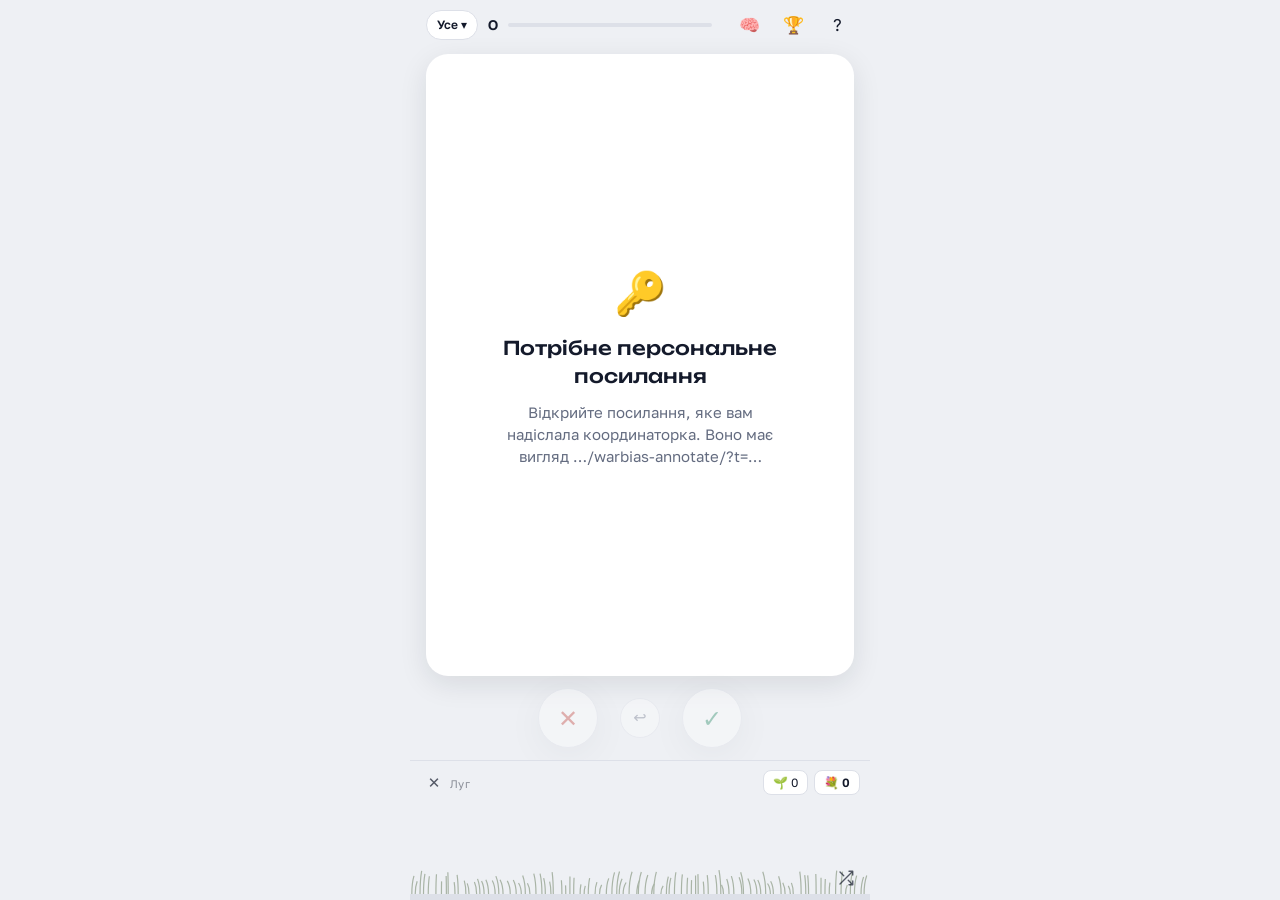
<file: docs/index.html>
<!doctype html>
<html lang="uk">
<head>
<meta charset="utf-8">
<meta name="viewport" content="width=device-width,initial-scale=1,viewport-fit=cover">
<meta name="theme-color" content="#eef0f4">
<title>WarBias Swipe</title>
<link rel="icon" href="data:image/svg+xml,<svg xmlns='http://www.w3.org/2000/svg' viewBox='0 0 100 100'><text y='.9em' font-size='90'>🌻</text></svg>">
<link rel="preconnect" href="https://fonts.googleapis.com">
<link rel="preconnect" href="https://fonts.gstatic.com" crossorigin>
<link rel="stylesheet" href="https://fonts.googleapis.com/css2?family=Unbounded:wght@500;700&family=Golos+Text:wght@400;500;600&family=JetBrains+Mono:wght@400;600&display=swap">
<link rel="stylesheet" href="styles.css">
</head>
<body>
<div class="app">
  <div class="top">
    <button class="mode" id="modeBtn" aria-haspopup="dialog">Усе ▾</button>
    <span class="count" id="count" title="Ваші картки">0</span>
    <div class="progress" title="Прогрес команди"><i id="prog" style="width:0%"></i></div>
    <span class="sync" id="sync"></span>
    <button class="ib" id="rotBtn" aria-pressed="true" aria-label="Луг" title="Луг">🧠</button>
    <button class="ib" id="trophyBtn" aria-label="Досягнення" title="Досягнення">🏆</button>
    <button class="ib" id="helpBtn" aria-label="Як оцінювати" title="Як оцінювати">?</button>
  </div>

  <div class="stage" id="stage"></div>

  <div class="actions">
    <button class="act no" id="noBtn" aria-label="Є проблема">✕</button>
    <button class="act undo" id="undoBtn" aria-label="Повернути попередню картку">↩</button>
    <button class="act yes" id="yesBtn" aria-label="Надіслати">✓</button>
  </div>

  <div class="rot" id="rot">
    <canvas id="cv"></canvas>
    <button class="rot-x" id="rotX" aria-label="Сховати панель">✕</button>
    <div class="rot-badges"><span class="rot-count" id="rotCount">🌱 0</span><button class="rot-bq" id="rotBq" aria-label="Букет">💐 0</button></div>
    <span class="rot-name" id="rotName">Луг</span>
    <button class="rot-shuffle" id="rotShuffle" aria-label="Інша сцена" title="Інша сцена"><svg width="18" height="18" viewBox="0 0 24 24" fill="none" stroke="currentColor" stroke-width="1.8" stroke-linecap="round" stroke-linejoin="round"><path d="M16 3h5v5M4 20 21 3M21 16v5h-5M15 15l6 6M4 4l5 5"/></svg></button>
  </div>
</div>
<script src="config.js"></script>
<script src="logic.js"></script>
<script src="sample-data.js"></script>
<script src="api.js"></script>
<script src="app.js"></script>
<script src="meadow.js"></script>
<script src="onboarding.js"></script>
</body>
</html>
</file>
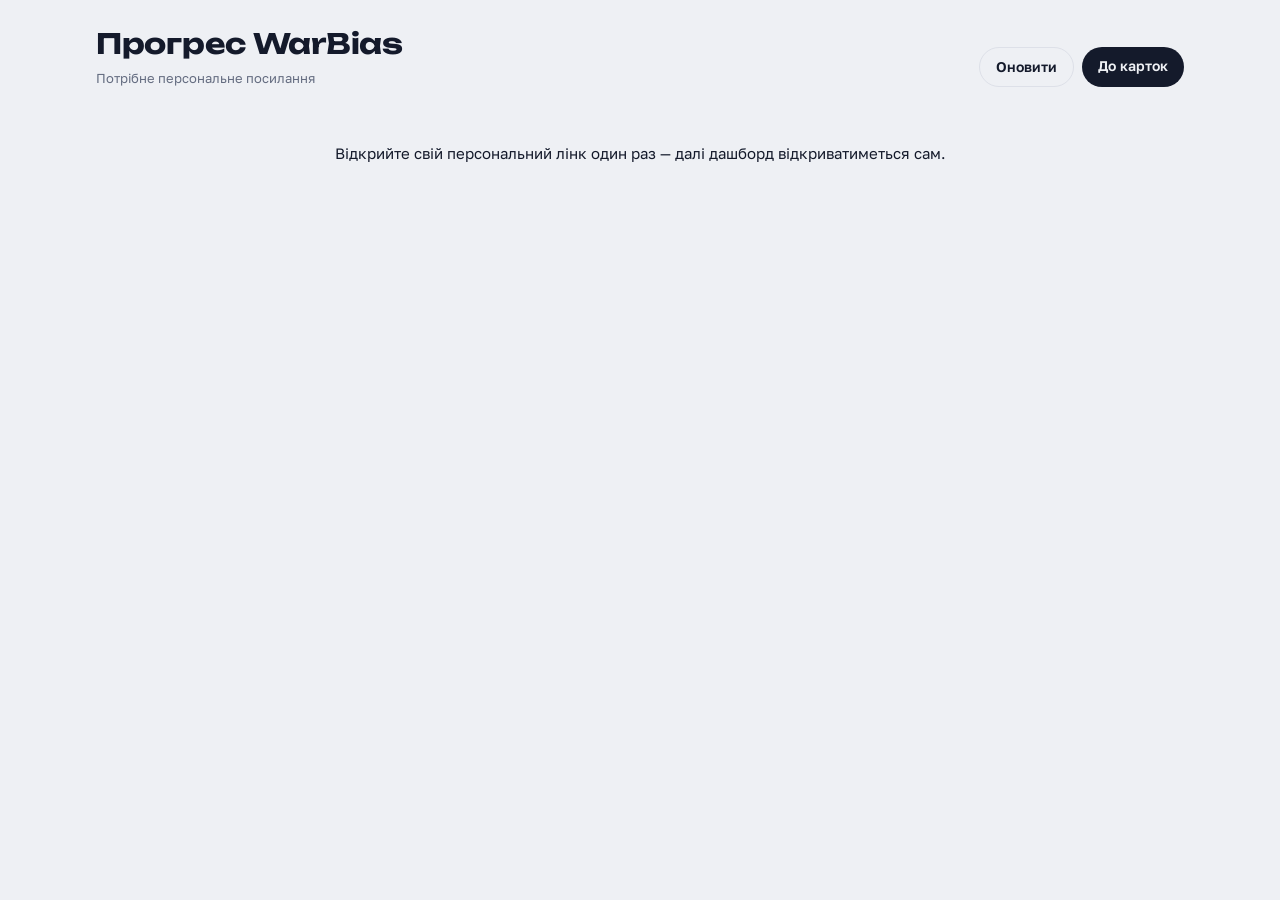
<file: docs/dashboard.html>
<!doctype html>
<html lang="uk">
<head>
<meta charset="utf-8">
<meta name="viewport" content="width=device-width,initial-scale=1,viewport-fit=cover">
<title>WarBias Progress</title>
<link rel="icon" href="data:image/svg+xml,<svg xmlns='http://www.w3.org/2000/svg' viewBox='0 0 100 100'><text y='.9em' font-size='90'>📊</text></svg>">
<link rel="preconnect" href="https://fonts.googleapis.com">
<link rel="preconnect" href="https://fonts.gstatic.com" crossorigin>
<link rel="stylesheet" href="https://fonts.googleapis.com/css2?family=Unbounded:wght@500;700&family=Golos+Text:wght@400;500;600&family=JetBrains+Mono:wght@400;600&display=swap">
<link rel="stylesheet" href="dashboard.css">
</head>
<body>
<header class="head">
  <div>
    <h1>Прогрес WarBias</h1>
    <p class="sub" id="sub">Завантажую…</p>
  </div>
  <div class="head-act">
    <button class="btn ghost" id="refresh">Оновити</button>
    <a class="btn" id="back" href="./">До карток</a>
  </div>
</header>
<main id="main"><div class="spin" aria-hidden="true"></div></main>
<script src="config.js"></script>
<script src="logic.js"></script>
<script src="sample-data.js"></script>
<script src="api.js"></script>
<script src="dashboard.js"></script>
</body>
</html>
</file>
<file: docs/styles.css>
/* WarBias annotation app. Layout: one-screen phone app — slim top bar, single mixed card feed, two big swipe buttons, optional brainrot strip at the bottom. Wider screens centre a 460px column. */
:root{
  --bg:#eef0f4; --surface:#ffffff; --surface-2:#f4f5f8; --ink:#141a2b; --muted:#646c80; --line:#dde0e8;
  --accent:#f2b705; --brand:#1f3f8f;
  --ok:#17845a; --ok-bg:#e5f5ee; --edit:#a46200; --edit-bg:#fdf1db; --bad:#c3362b; --bad-bg:#fce7e4;
  --shadow:0 8px 28px rgba(20,26,43,.10);
  --fl-yes:#e9b20e; --fl-no:#4f78d8; --fl-grass:#a9b4a6;
  --f-display:"Unbounded","Golos Text",system-ui,sans-serif;
  --f-body:"Golos Text",system-ui,-apple-system,"Segoe UI",sans-serif;
  --f-mono:"JetBrains Mono",ui-monospace,Menlo,monospace;
}
@media (prefers-color-scheme: dark){:root:not([data-theme="light"]){
  --bg:#0f1320; --surface:#181d2e; --surface-2:#1e2438; --ink:#e8eaf2; --muted:#98a0b6; --line:#2a3150;
  --accent:#f6c431; --brand:#8fb0ff;
  --ok:#43c08a; --ok-bg:#15301f; --edit:#f0a73a; --edit-bg:#36280f; --bad:#ff6e62; --bad-bg:#3a1917;
  --shadow:0 8px 28px rgba(0,0,0,.45);
  --fl-yes:#f2c53d; --fl-no:#7f9ef2; --fl-grass:#4c5a55; color-scheme:dark}}
:root[data-theme="dark"]{
  --bg:#0f1320; --surface:#181d2e; --surface-2:#1e2438; --ink:#e8eaf2; --muted:#98a0b6; --line:#2a3150;
  --accent:#f6c431; --brand:#8fb0ff;
  --ok:#43c08a; --ok-bg:#15301f; --edit:#f0a73a; --edit-bg:#36280f; --bad:#ff6e62; --bad-bg:#3a1917;
  --shadow:0 8px 28px rgba(0,0,0,.45);
  --fl-yes:#f2c53d; --fl-no:#7f9ef2; --fl-grass:#4c5a55; color-scheme:dark}

html,body{height:100%;overscroll-behavior:none}
body{background:var(--bg);color:var(--ink);font-family:var(--f-body);font-size:15px;line-height:1.45;overflow:hidden}
button{font:inherit;color:inherit;cursor:pointer;-webkit-tap-highlight-color:transparent}
:focus-visible{outline:2px solid var(--brand);outline-offset:2px}
.app{height:100%;max-width:460px;margin:0 auto;display:flex;flex-direction:column;padding:8px 16px 0;gap:12px;box-sizing:border-box}

/* top bar */
.top{display:flex;align-items:center;gap:10px}
.count{font-family:var(--f-display);font-size:13px;font-weight:500;font-variant-numeric:tabular-nums;white-space:nowrap}
.count span{color:var(--muted);font-family:var(--f-body)}
.progress{flex:1;height:4px;border-radius:2px;background:var(--line);overflow:hidden}
.progress i{display:block;height:100%;background:var(--ink);transition:width .4s}
.ib{width:34px;height:34px;border-radius:50%;border:0;background:transparent;display:grid;place-items:center;font-size:17px;flex:none}
.ib[aria-pressed="false"]{opacity:.35}

/* card */
.stage{flex:1;min-height:0;position:relative}
.card{position:absolute;inset:0;background:var(--surface);border-radius:22px;box-shadow:var(--shadow);display:flex;flex-direction:column;overflow:hidden;touch-action:pan-y;will-change:transform}
.card.anim{transition:transform .32s cubic-bezier(.2,.8,.2,1),opacity .32s}
.card.shake{animation:shake .4s}
@keyframes shake{20%,60%{transform:translateX(-7px)}40%,80%{transform:translateX(7px)}}
.mode{border:1px solid var(--line);background:var(--surface);border-radius:999px;font-size:12px;font-weight:600;padding:5px 10px;white-space:nowrap}
.eyebrow{display:flex;align-items:center;gap:8px;padding:12px 16px 4px;font-size:12px;color:var(--muted)}
.eyebrow .kind{font-weight:600;color:var(--ink);letter-spacing:.04em;text-transform:uppercase;font-size:11px}
.eyebrow .id{font-family:var(--f-mono)}
.eyebrow .sp{flex:1}
.tiny{border:1px solid var(--line);background:transparent;border-radius:999px;font-size:11px;font-weight:600;padding:2px 8px;color:var(--muted)}
.tiny[aria-pressed="true"]{background:var(--ink);color:var(--surface);border-color:var(--ink)}
.body{flex:1;min-height:0;overflow-y:auto;touch-action:pan-y;padding:6px 16px 16px;display:flex;flex-direction:column;gap:10px}
.def{font-size:13px;color:var(--muted)}

/* editable sentence */
.sent{position:relative;border-radius:14px;padding:10px 12px 10px 40px;background:var(--surface-2);border:1.5px solid transparent;transition:background .15s,border-color .15s}
.sent .k{position:absolute;left:12px;top:11px;font-family:var(--f-display);font-weight:700;font-size:13px;color:var(--muted)}
.ua{font-size:16px;line-height:1.45;outline:none;min-height:1.45em;cursor:text;user-select:text;-webkit-user-select:text}
.en{font-size:13px;color:var(--muted);margin-top:6px}
.sent.active{background:var(--surface);border-color:var(--ink)}
.sent.ok{background:var(--ok-bg)} .sent.ok .k{color:var(--ok)}
.sent.edit{background:var(--edit-bg)} .sent.edit .k{color:var(--edit)}
.sent.redo{background:var(--bad-bg)} .sent.redo .k{color:var(--bad)}
.sent.redo .ua{cursor:default;user-select:none;-webkit-user-select:none;-webkit-touch-callout:none}
.w{border-radius:4px;cursor:pointer;transition:background .12s}
.w.m{background:color-mix(in srgb,var(--bad) 28%,transparent);box-shadow:inset 0 -2px 0 var(--bad)}
.w.sel{background:color-mix(in srgb,var(--brand) 22%,transparent);box-shadow:inset 0 -2px 0 var(--brand)}
.picked{font-size:13px;color:var(--brand);font-weight:600}
.picked button{border:0;background:transparent;color:var(--muted);font-size:12px;text-decoration:underline;padding:0 0 0 6px}
.ua mark{background:color-mix(in srgb,var(--bad) 28%,transparent);color:inherit;border-radius:3px;padding:0 1px;box-shadow:inset 0 -2px 0 var(--bad)}
.ua::selection,.ua *::selection{background:color-mix(in srgb,var(--bad) 35%,transparent)}
.corner{position:absolute;top:-12px;right:8px;display:flex;gap:6px;opacity:0;pointer-events:none;transform:translateY(4px);transition:.15s}
.sent.active .corner,.sent.ok .corner,.sent.redo .corner,.sent.edit .corner{opacity:1;pointer-events:auto;transform:none}
.corner button{width:28px;height:28px;border-radius:50%;border:1.5px solid var(--line);background:var(--surface);font-size:14px;font-weight:700;display:grid;place-items:center;box-shadow:0 2px 6px rgba(0,0,0,.08)}
.corner .c-ok[aria-pressed="true"]{background:var(--ok);border-color:var(--ok);color:#fff}
.corner .c-bad[aria-pressed="true"]{background:var(--bad);border-color:var(--bad);color:#fff}
.corner .c-rev{color:var(--edit)}
.sent:not(.active):not(.ok) .c-ok{display:none}
.sent:not(.active):not(.redo) .c-bad{display:none}
.issues{margin-top:8px;border-top:1px dashed var(--bad);padding-top:8px;display:grid;gap:6px}
.issues .tip{font-size:12px;color:var(--muted)}
.issue{display:grid;grid-template-columns:1fr auto;column-gap:6px;font-size:13px;align-items:start}
.issue q{grid-column:1;font-style:italic;color:var(--bad);quotes:"«" "»"}
.issue span{grid-column:1;min-width:0}
.issue button{grid-column:2;grid-row:1 / span 2;border:0;background:transparent;color:var(--muted);font-size:14px;padding:0 4px}
.note-row{display:flex;gap:6px}
.note-row .other{flex:1;min-width:0}
.add{flex:none;height:38px;border:0;border-radius:10px;background:var(--ink);color:var(--bg);font-size:13px;font-weight:600;padding:0 12px}
.reason{width:100%;box-sizing:border-box;height:38px;border:1px solid var(--line);border-radius:10px;background:var(--surface);color:var(--ink);font:inherit;font-size:14px;padding:0 10px}
.other{width:100%;box-sizing:border-box;min-height:38px;border:1px solid var(--line);border-radius:10px;background:var(--surface);color:var(--ink);font:inherit;font-size:16px;line-height:1.35;padding:8px 10px;resize:none;overflow:hidden;display:block}
.note-row{align-items:flex-end}
.pop{position:fixed;z-index:15;background:var(--ink);color:var(--bg);border-radius:12px;padding:6px;display:grid;gap:2px;width:min(260px,80vw);box-shadow:var(--shadow);transform:translateX(-50%)}
.pop b{font-size:11px;letter-spacing:.05em;text-transform:uppercase;opacity:.7;padding:4px 8px}
.pop button{border:0;background:transparent;color:inherit;text-align:left;font-size:14px;padding:7px 8px;border-radius:8px}
.pop button:hover{background:color-mix(in srgb,var(--bg) 15%,transparent)}
.pop hr{border:0;border-top:1px solid color-mix(in srgb,var(--bg) 25%,transparent);margin:2px 0}
.legend{font-size:12px;color:var(--muted);display:flex;gap:12px;flex-wrap:wrap;margin-top:auto}
.legend i{display:inline-block;width:8px;height:8px;border-radius:50%;margin-right:4px;vertical-align:1px}

.stamp{position:absolute;top:26px;padding:5px 12px;border:3px solid;border-radius:10px;font-family:var(--f-display);font-weight:700;font-size:17px;opacity:0;pointer-events:none;z-index:2}
.stamp.yes{left:18px;color:var(--ok);transform:rotate(-12deg)}
.stamp.no{right:18px;color:var(--bad);transform:rotate(12deg)}

/* QA */
.q{font-weight:600;font-size:16px}
.choice{display:flex;gap:10px;align-items:flex-start;text-align:left;border:1.5px solid var(--line);background:var(--surface);border-radius:12px;padding:9px 12px;width:100%}
.choice b{font-family:var(--f-display);font-size:12px;width:22px;height:22px;border-radius:6px;display:grid;place-items:center;background:var(--surface-2);flex:none}
.choice[aria-pressed="true"]{border-color:var(--ink)}
.choice[aria-pressed="true"] b{background:var(--ink);color:var(--surface)}

/* severity */
.body.sev{gap:0;overflow:hidden}
.sev-main{flex:1;min-height:0;overflow-y:auto;display:flex;flex-direction:column;justify-content:safe center;gap:14px;padding-block:8px}
.sev-cat{font-size:13px;color:var(--muted)}
.sev-cat b{color:var(--ink);font-weight:600}
.quote{font-family:var(--f-display);font-size:20px;line-height:1.35;font-weight:500;text-wrap:balance;margin:0}
.quote::before{content:"«"} .quote::after{content:"»"}
.also{display:grid;gap:6px;font-size:14px;color:var(--muted)}
.also span{padding-left:10px;border-left:2px solid var(--line)}
.sev-foot{flex:none;display:grid;gap:2px;padding-top:12px;border-top:1px solid var(--line)}
.quote.long{font-size:17px}
.sev-q{text-align:center;font-weight:600;font-size:15px;text-wrap:balance}
.sev-hint{text-align:center;font-size:12px;color:var(--muted);min-height:16px}
.slider{position:relative;margin:30px 12px 40px;height:44px;touch-action:none;cursor:pointer}
.track{position:absolute;left:0;right:0;top:16px;height:12px;border-radius:6px;background:linear-gradient(90deg,#8fd3a6,#f3d36b 40%,#f29a52 70%,#e0483c)}
.zones{position:absolute;left:-12px;right:-12px;top:38px;display:flex;justify-content:space-between;gap:16px;font-size:12px;line-height:1.25;color:var(--muted)}
.zones span{max-width:45%} .zones span:last-child{text-align:right}
.knob{position:absolute;top:22px;left:0;transform:translate(-50%,-50%) scale(var(--s,1));font-size:30px;line-height:1;transition:transform .12s;filter:drop-shadow(0 3px 4px rgba(0,0,0,.25))}
.knob.idle{opacity:0}
.bubble{display:none}

/* break */
.break{align-items:center;justify-content:center;text-align:center;padding:24px;gap:12px}
.break h2{font-family:var(--f-display);font-size:19px;margin:0;text-wrap:balance;font-weight:500}
.break p{margin:0;color:var(--muted);max-width:30ch}

/* actions */
.actions{display:flex;justify-content:center;align-items:center;gap:22px}
.act{width:60px;height:60px;border-radius:50%;border:1.5px solid var(--line);background:var(--surface);font-size:24px;display:grid;place-items:center;box-shadow:var(--shadow)}
.act.no{color:var(--bad)} .act.yes{color:var(--ok)}
.act.undo{width:40px;height:40px;font-size:16px;box-shadow:none;color:var(--muted)}
.act:disabled{opacity:.35;cursor:not-allowed}

/* brainrot strip: calm live wallpaper */
.rot{position:relative;height:140px;margin-inline:-16px;flex:none;background:var(--bg);border-top:1px solid var(--line);overflow:hidden}
.rot canvas{display:block;width:100%;height:100%;touch-action:none;cursor:pointer}
.rot-x,.rot-shuffle{position:absolute;border:0;background:transparent;color:var(--ink);opacity:.7;width:32px;height:32px;display:grid;place-items:center;font-size:15px}
.rot-x{top:6px;left:8px}
.rot-shuffle{right:8px;bottom:calc(6px + env(safe-area-inset-bottom,0px))}
.rot-badges{position:absolute;top:9px;right:10px;display:flex;gap:6px}
.rot-count,.rot-bq{font:inherit;font-size:12px;color:var(--ink);border:1px solid var(--line);background:var(--surface);border-radius:8px;padding:3px 9px;font-variant-numeric:tabular-nums}
.rot-bq{cursor:pointer;font-weight:600}
.rot-name{position:absolute;left:40px;top:15px;font-size:11px;color:var(--ink);opacity:.45;letter-spacing:.04em}

/* sheets */
.scrim{position:fixed;inset:0;background:rgba(10,12,20,.45);display:flex;align-items:flex-end;justify-content:center;z-index:10}
.sheet{background:var(--surface);width:100%;max-width:460px;border-radius:20px 20px 0 0;padding:18px 16px calc(18px + env(safe-area-inset-bottom,0px));max-height:86%;overflow-y:auto;display:flex;flex-direction:column;gap:12px;animation:up .22s ease-out;box-sizing:border-box}
@keyframes up{from{transform:translateY(40px);opacity:.4}}
.sheet h3{font-family:var(--f-display);font-size:16px;margin:0;font-weight:500}
.sheet p{margin:0;font-size:13px;color:var(--muted)}
.sheet textarea{width:100%;box-sizing:border-box;min-height:80px;border:1px solid var(--line);border-radius:12px;padding:10px;font:inherit;font-size:16px;background:var(--surface-2);color:var(--ink)}
.btn{height:46px;border-radius:12px;border:0;background:var(--ink);color:var(--bg);font-weight:600;width:100%}
.btn.ghost{background:transparent;color:var(--ink);border:1px solid var(--line)}
.row{display:flex;gap:8px}
.list{display:grid;gap:8px}
.li{display:grid;grid-template-columns:32px 1fr;gap:2px 10px;align-items:center}
.li .e{font-size:22px;grid-row:span 2;text-align:center}
.li b{font-size:14px} .li span{font-size:12px;color:var(--muted)}
.stats{display:grid;grid-template-columns:repeat(3,1fr);gap:8px}
.stat{background:var(--surface-2);border-radius:12px;padding:10px;text-align:center}
.stat b{display:block;font-family:var(--f-display);font-size:18px;font-variant-numeric:tabular-nums}
.stat span{font-size:11px;color:var(--muted)}
.lb{display:grid;gap:2px;font-variant-numeric:tabular-nums}
.lb div{display:grid;grid-template-columns:20px 1fr auto auto;gap:10px;padding:6px 8px;border-radius:8px;font-size:14px}
.lb .me{background:color-mix(in srgb,var(--accent) 25%,transparent);font-weight:600}
.lb em{font-style:normal;color:var(--muted);font-size:12px}

.toast{position:fixed;left:50%;top:calc(12px + env(safe-area-inset-top,0px));transform:translateX(-50%);background:var(--ink);color:var(--bg);padding:9px 14px;border-radius:12px;font-size:13px;z-index:20;max-width:88%;text-align:center;box-shadow:var(--shadow)}
@media (prefers-reduced-motion: reduce){*{animation:none!important;transition:none!important}}

/* page basics */
*,*::before,*::after{box-sizing:border-box}
html{color-scheme:light;-webkit-text-size-adjust:100%}
:root{padding-top:env(safe-area-inset-top,0px);padding-bottom:0}
body{margin:0}
[hidden]{display:none!important}

/* states that only exist in the live app */
.state{position:absolute;inset:0;display:flex;flex-direction:column;align-items:center;justify-content:center;text-align:center;gap:12px;padding:24px;background:var(--surface);border-radius:22px;box-shadow:var(--shadow)}
.state h2{font-family:var(--f-display);font-size:19px;font-weight:500;margin:0;text-wrap:balance}
.state p{margin:0;color:var(--muted);max-width:32ch}
.state .big{font-size:42px}
.spin{width:28px;height:28px;border-radius:50%;border:3px solid var(--line);border-top-color:var(--ink);animation:spin .8s linear infinite}
@keyframes spin{to{transform:rotate(360deg)}}
.sync{font-size:11px;color:var(--muted);white-space:nowrap}
.sync.err{color:var(--bad)}
.demo{font-size:11px;font-weight:600;color:var(--accent-ink,#3a2c00);background:var(--accent);border-radius:999px;padding:2px 8px}
.def-en{font-size:12px;color:var(--muted);font-style:italic}
.q-en{font-size:13px;color:var(--muted)}

/* onboarding: coach marks */
.coach-ring{position:fixed;z-index:30;border-radius:18px;pointer-events:none;box-shadow:0 0 0 3px var(--accent),0 0 0 9999px rgba(10,12,20,.5);transition:left .25s,top .25s,width .25s,height .25s}
.coach{position:fixed;z-index:31;background:var(--ink);color:var(--bg);border-radius:14px;padding:12px 36px 12px 14px;font-size:14px;line-height:1.45;box-shadow:var(--shadow);animation:up .2s ease-out}
.coach b{color:var(--accent)}
.coach-foot{display:flex;align-items:center;gap:8px;margin-top:10px}
.coach-step{flex:1;font-size:12px;opacity:.6;font-variant-numeric:tabular-nums}
.coach-skip{border:1px solid color-mix(in srgb,var(--bg) 30%,transparent);background:transparent;color:inherit;opacity:.85;font-size:12px;border-radius:10px;padding:6px 10px}
.coach-next{border:0;background:var(--accent);color:#2b2000;font-weight:600;font-size:13px;border-radius:10px;padding:7px 14px}
.onb-hero{font-size:44px;text-align:center}
.onb-modal .sheet h3{text-align:center;font-size:19px}
.onb-meta{text-align:center;font-size:12px!important}
.anchor{position:absolute;top:8px;width:3px;height:28px;margin-left:-1.5px;border-radius:2px;background:var(--ink);pointer-events:none}
.anchor span{position:absolute;bottom:32px;left:50%;transform:translateX(-50%);font-size:11px;font-weight:600;white-space:nowrap;color:var(--ink)}
.toast{z-index:40}
.onb-modal{align-items:center;padding:16px}
.onb-modal .sheet{border-radius:22px;max-width:420px;padding:22px 18px 18px;animation:pop .25s ease-out}
@keyframes pop{from{transform:scale(.96);opacity:.6}}
.coach-x{position:absolute;top:6px;right:6px;width:28px;height:28px;border:0;border-radius:50%;background:transparent;color:inherit;opacity:.55;font-size:13px}
.coach-x:hover{opacity:.9}
.coach-foot{margin-right:-22px}
.onb-confirm{z-index:50}
.bq-grid{display:grid;grid-template-columns:repeat(auto-fill,minmax(120px,1fr));gap:10px}
.bq-grid figure{margin:0;background:var(--surface-2);border-radius:14px;padding:8px 6px 6px;text-align:center}
.bq-grid canvas{width:100%;height:130px;display:block}
.bq-grid figcaption{font-size:12px;color:var(--muted);font-variant-numeric:tabular-nums}
.diff{display:grid;gap:8px;margin:10px 0;font-size:14px;line-height:1.45}
.diff p{margin:0;padding:8px 10px;border-radius:10px;background:var(--surface-2)}
.diff b{display:inline-block;min-width:18px;color:var(--muted)}
.diff del{color:#b4533f;text-decoration:line-through;text-decoration-thickness:1.5px;opacity:.8}
.diff ins{text-decoration:none;background:rgba(232,186,64,.32);border-radius:4px;padding:0 2px}

.focus{display:flex;gap:6px;align-items:baseline;font-size:12.5px;color:var(--muted);margin:-2px 0 8px;line-height:1.4}
.focus b{color:var(--ink);font-weight:600}
.sent.focus-k .k{color:var(--brand);background:color-mix(in srgb,var(--brand) 14%,transparent);border-radius:6px;padding:0 4px;margin-left:-4px}
.sev-pre{font-size:12.5px;color:var(--muted);text-align:center;margin-bottom:2px}
</file>
<file: docs/dashboard.css>
/* Progress dashboard. Same tokens as the swipe app (styles.css), but a scrolling page with a responsive grid. */
:root{
  --bg:#eef0f4; --surface:#ffffff; --surface-2:#f4f5f8; --ink:#141a2b; --muted:#646c80; --line:#dde0e8;
  --accent:#f2b705; --brand:#1f3f8f;
  --ok:#17845a; --ok-bg:#e5f5ee; --edit:#a46200; --edit-bg:#fdf1db; --bad:#c3362b; --bad-bg:#fce7e4;
  --c-tri:#1f3f8f; --c-qa:#e9b20e; --c-sev:#c3362b; --c-third:#e08a2c; --c-partial:#9fb4e6;
  --shadow:0 4px 18px rgba(20,26,43,.07);
  --f-display:"Unbounded","Golos Text",system-ui,sans-serif;
  --f-body:"Golos Text",system-ui,-apple-system,"Segoe UI",sans-serif;
  --f-mono:"JetBrains Mono",ui-monospace,Menlo,monospace;
}
@media (prefers-color-scheme: dark){:root:not([data-theme="light"]){
  --bg:#0f1320; --surface:#181d2e; --surface-2:#1e2438; --ink:#e8eaf2; --muted:#98a0b6; --line:#2a3150;
  --accent:#f6c431; --brand:#8fb0ff;
  --ok:#43c08a; --ok-bg:#15301f; --edit:#f0a73a; --edit-bg:#36280f; --bad:#ff6e62; --bad-bg:#3a1917;
  --c-tri:#8fb0ff; --c-qa:#f2c53d; --c-sev:#ff6e62; --c-third:#f0a73a; --c-partial:#3d4f80;
  --shadow:0 4px 18px rgba(0,0,0,.35); color-scheme:dark}}
:root[data-theme="dark"]{
  --bg:#0f1320; --surface:#181d2e; --surface-2:#1e2438; --ink:#e8eaf2; --muted:#98a0b6; --line:#2a3150;
  --accent:#f6c431; --brand:#8fb0ff;
  --ok:#43c08a; --ok-bg:#15301f; --edit:#f0a73a; --edit-bg:#36280f; --bad:#ff6e62; --bad-bg:#3a1917;
  --c-tri:#8fb0ff; --c-qa:#f2c53d; --c-sev:#ff6e62; --c-third:#f0a73a; --c-partial:#3d4f80;
  --shadow:0 4px 18px rgba(0,0,0,.35); color-scheme:dark}

*{box-sizing:border-box}
body{margin:0;background:var(--bg);color:var(--ink);font-family:var(--f-body);font-size:15px;line-height:1.45}
button{font:inherit;color:inherit;cursor:pointer}
:focus-visible{outline:2px solid var(--brand);outline-offset:2px}
h1,h2{font-family:var(--f-display);font-weight:700;letter-spacing:-.01em;margin:0}
h1{font-size:clamp(20px,4vw,28px)}
h2{font-size:15px;margin-bottom:12px}
.sub{margin:4px 0 0;color:var(--muted);font-size:13px}
.head{max-width:1120px;margin:0 auto;padding:24px 16px 8px;display:flex;gap:12px;align-items:flex-end;justify-content:space-between;flex-wrap:wrap}
.head-act{display:flex;gap:8px}
.btn{border:0;border-radius:999px;background:var(--ink);color:var(--bg);padding:9px 16px;font-weight:600;font-size:14px;text-decoration:none;display:inline-block}
.btn.ghost{background:transparent;color:var(--ink);border:1px solid var(--line)}
main{max-width:1120px;margin:0 auto;padding:8px 16px 48px;display:grid;grid-template-columns:repeat(12,1fr);gap:14px}
.card{background:var(--surface);border-radius:18px;padding:18px;box-shadow:var(--shadow);grid-column:span 12;min-width:0}
.w6{grid-column:span 6}.w4{grid-column:span 4}.w8{grid-column:span 8}.w3{grid-column:span 3}
@media (max-width:860px){.w6,.w4,.w8{grid-column:span 12}.w3{grid-column:span 6}}
.note{color:var(--muted);font-size:13px;margin:10px 0 0}
.kpi b{display:block;font-family:var(--f-display);font-size:clamp(24px,4vw,32px);font-variant-numeric:tabular-nums;line-height:1.1}
.kpi span{color:var(--muted);font-size:13px}
.kpi .bar{margin-top:10px}

.bar{height:10px;border-radius:5px;background:var(--surface-2);overflow:hidden;display:flex}
.bar i{display:block;height:100%}
.legend{display:flex;flex-wrap:wrap;gap:6px 14px;font-size:12px;color:var(--muted);margin-top:10px}
.legend span::before{content:"";display:inline-block;width:9px;height:9px;border-radius:3px;margin-right:5px;background:var(--c)}
.type-row{display:grid;grid-template-columns:110px 1fr 70px;gap:10px;align-items:center;margin:10px 0}
.type-row .bar{height:14px;border-radius:7px}
.type-row em{font-style:normal;text-align:right;font-variant-numeric:tabular-nums;font-size:13px;color:var(--muted)}
.type-row b{font-weight:600;font-size:14px}

.cols{display:flex;align-items:flex-end;gap:4px;height:150px;padding-top:8px}
.cols .col{flex:1;display:flex;flex-direction:column-reverse;min-width:0;height:100%;position:relative}
.cols .col i{display:block;width:100%}
.cols .col i:last-child{border-radius:4px 4px 0 0}
.cols .col:hover::after{content:attr(data-tip);position:absolute;bottom:100%;left:50%;transform:translateX(-50%);background:var(--ink);color:var(--bg);font-size:11px;padding:3px 6px;border-radius:6px;white-space:nowrap;z-index:2}
.axis{display:flex;gap:4px;font-size:10px;color:var(--muted);margin-top:4px}
.axis span{flex:1;text-align:center;min-width:0;white-space:nowrap;overflow:visible}

.hrow{display:grid;grid-template-columns:minmax(90px,38%) 1fr 44px;gap:10px;align-items:center;margin:7px 0;font-size:13px}
.hrow .bar{height:12px;border-radius:6px}
.hrow em{font-style:normal;text-align:right;font-variant-numeric:tabular-nums;color:var(--muted)}

.alpha{display:grid;grid-template-columns:repeat(3,1fr);gap:10px}
.alpha div{background:var(--surface-2);border-radius:12px;padding:12px}
.alpha b{display:block;font-family:var(--f-display);font-size:22px;font-variant-numeric:tabular-nums}
.alpha span{font-size:12px;color:var(--muted)}
.alpha .tag{display:inline-block;margin-top:6px;font-size:11px;font-weight:600;padding:2px 8px;border-radius:999px}
.tag.good{background:var(--ok-bg);color:var(--ok)}.tag.mid{background:var(--edit-bg);color:var(--edit)}.tag.low{background:var(--bad-bg);color:var(--bad)}

.tbl{width:100%;border-collapse:collapse;font-size:13px}
.tbl-wrap{overflow-x:auto;margin:0 -4px}
.tbl th{font-weight:600;color:var(--muted);text-align:left;padding:6px 8px;border-bottom:1px solid var(--line);white-space:nowrap}
.tbl td{padding:8px;border-bottom:1px solid var(--line);font-variant-numeric:tabular-nums;white-space:nowrap}
.tbl td.num,.tbl th.num{text-align:right}
.feed{display:grid;gap:10px;max-height:560px;overflow-y:auto}
.feed .it{background:var(--surface-2);border-radius:12px;padding:10px 12px;font-size:13px}
.feed .meta{color:var(--muted);font-size:12px;margin-bottom:4px;font-family:var(--f-mono)}
.feed .ed{margin:2px 0}.feed .ed b{color:var(--edit)}
.feed .fl{margin:2px 0}.feed .fl b{color:var(--bad)}
.feed q{font-style:italic}
.chip{display:inline-block;font-family:var(--f-mono);font-size:12px;background:var(--surface-2);border-radius:6px;padding:1px 6px;margin:2px}
.empty{color:var(--muted);font-size:13px}
.lock{grid-column:span 12;text-align:center;color:var(--muted);font-size:13px}
.spin{grid-column:span 12;width:28px;height:28px;margin:60px auto;border:3px solid var(--line);border-top-color:var(--brand);border-radius:50%;animation:sp 1s linear infinite}
@keyframes sp{to{transform:rotate(360deg)}}
.err{grid-column:span 12;text-align:center;padding:40px 16px}
@media (max-width:560px){.alpha{grid-template-columns:repeat(2,1fr)!important}}
.tabs{grid-column:span 12;display:inline-flex;gap:4px;background:var(--surface);border-radius:999px;padding:4px;box-shadow:var(--shadow);justify-self:start}
.tabs button{border:0;background:transparent;border-radius:999px;padding:7px 16px;font-weight:600;font-size:14px;color:var(--muted)}
.tabs button[aria-selected="true"]{background:var(--ink);color:var(--bg)}
</file>
